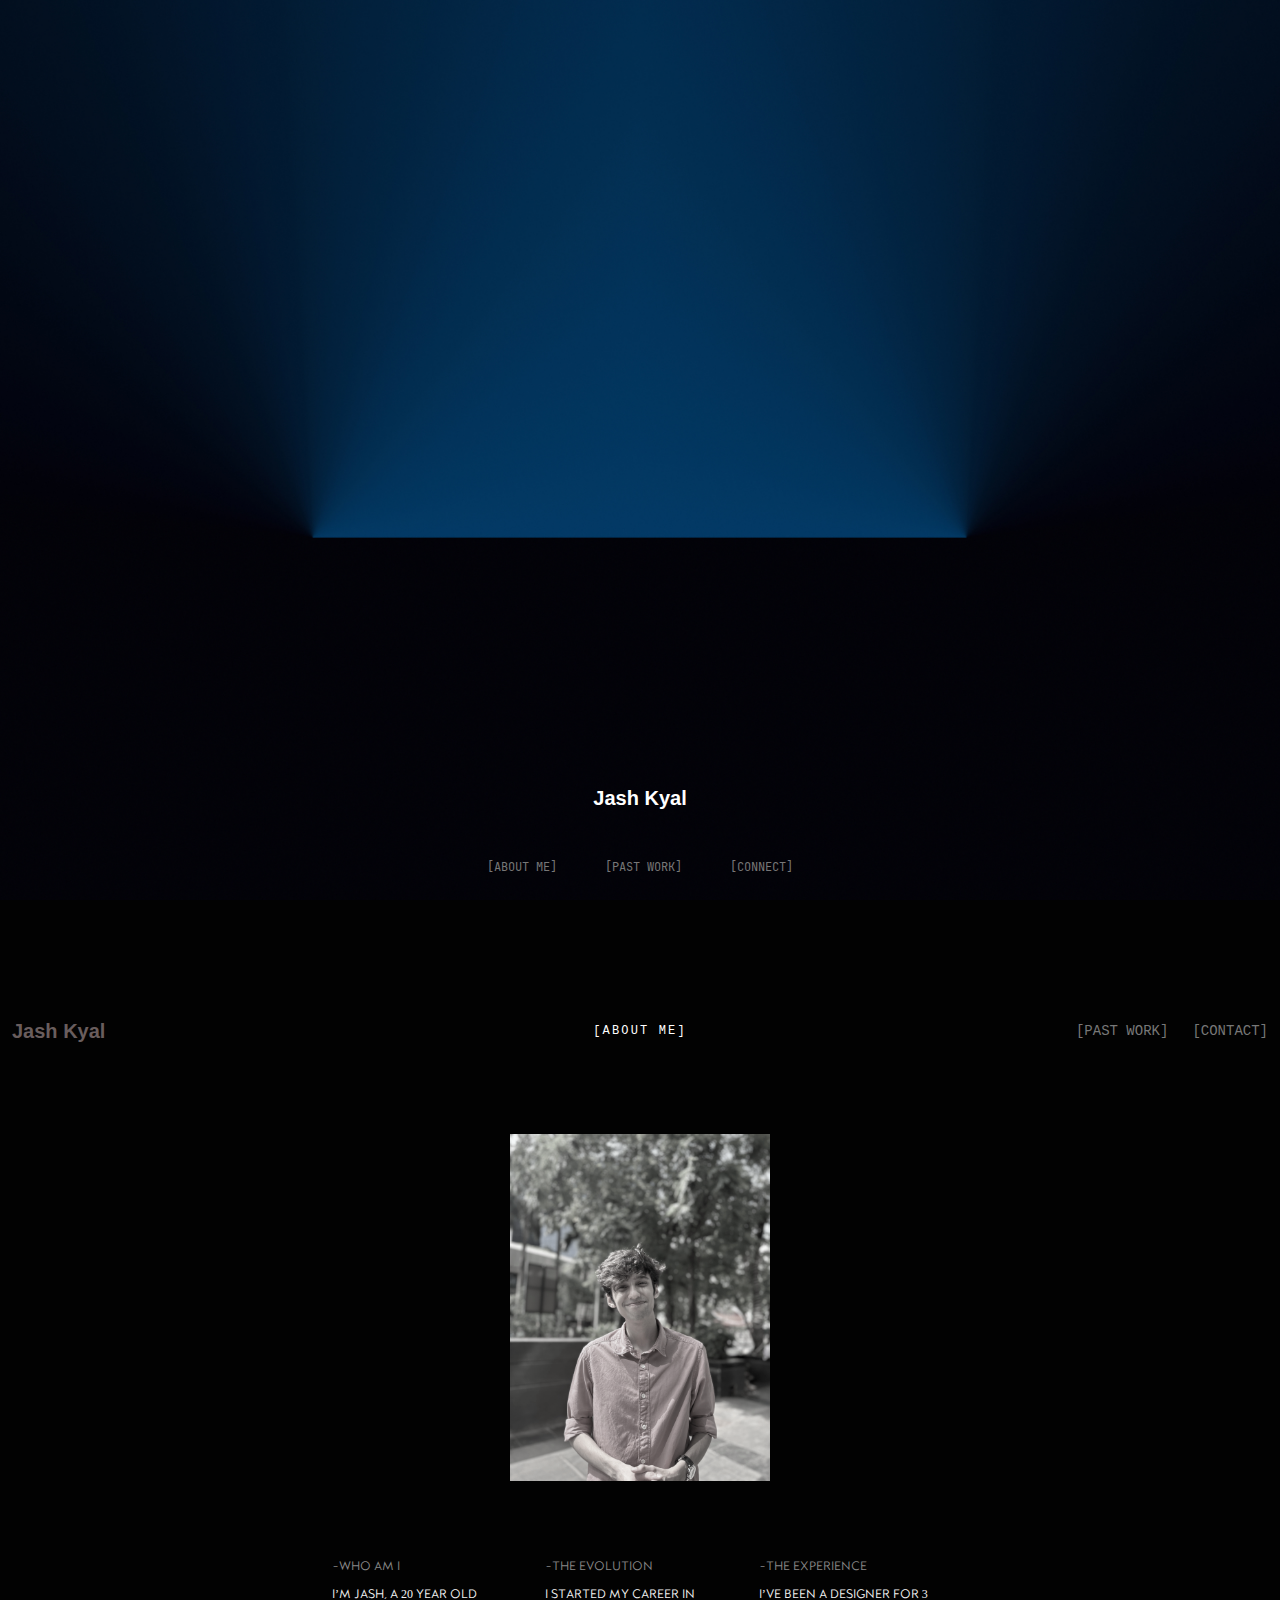
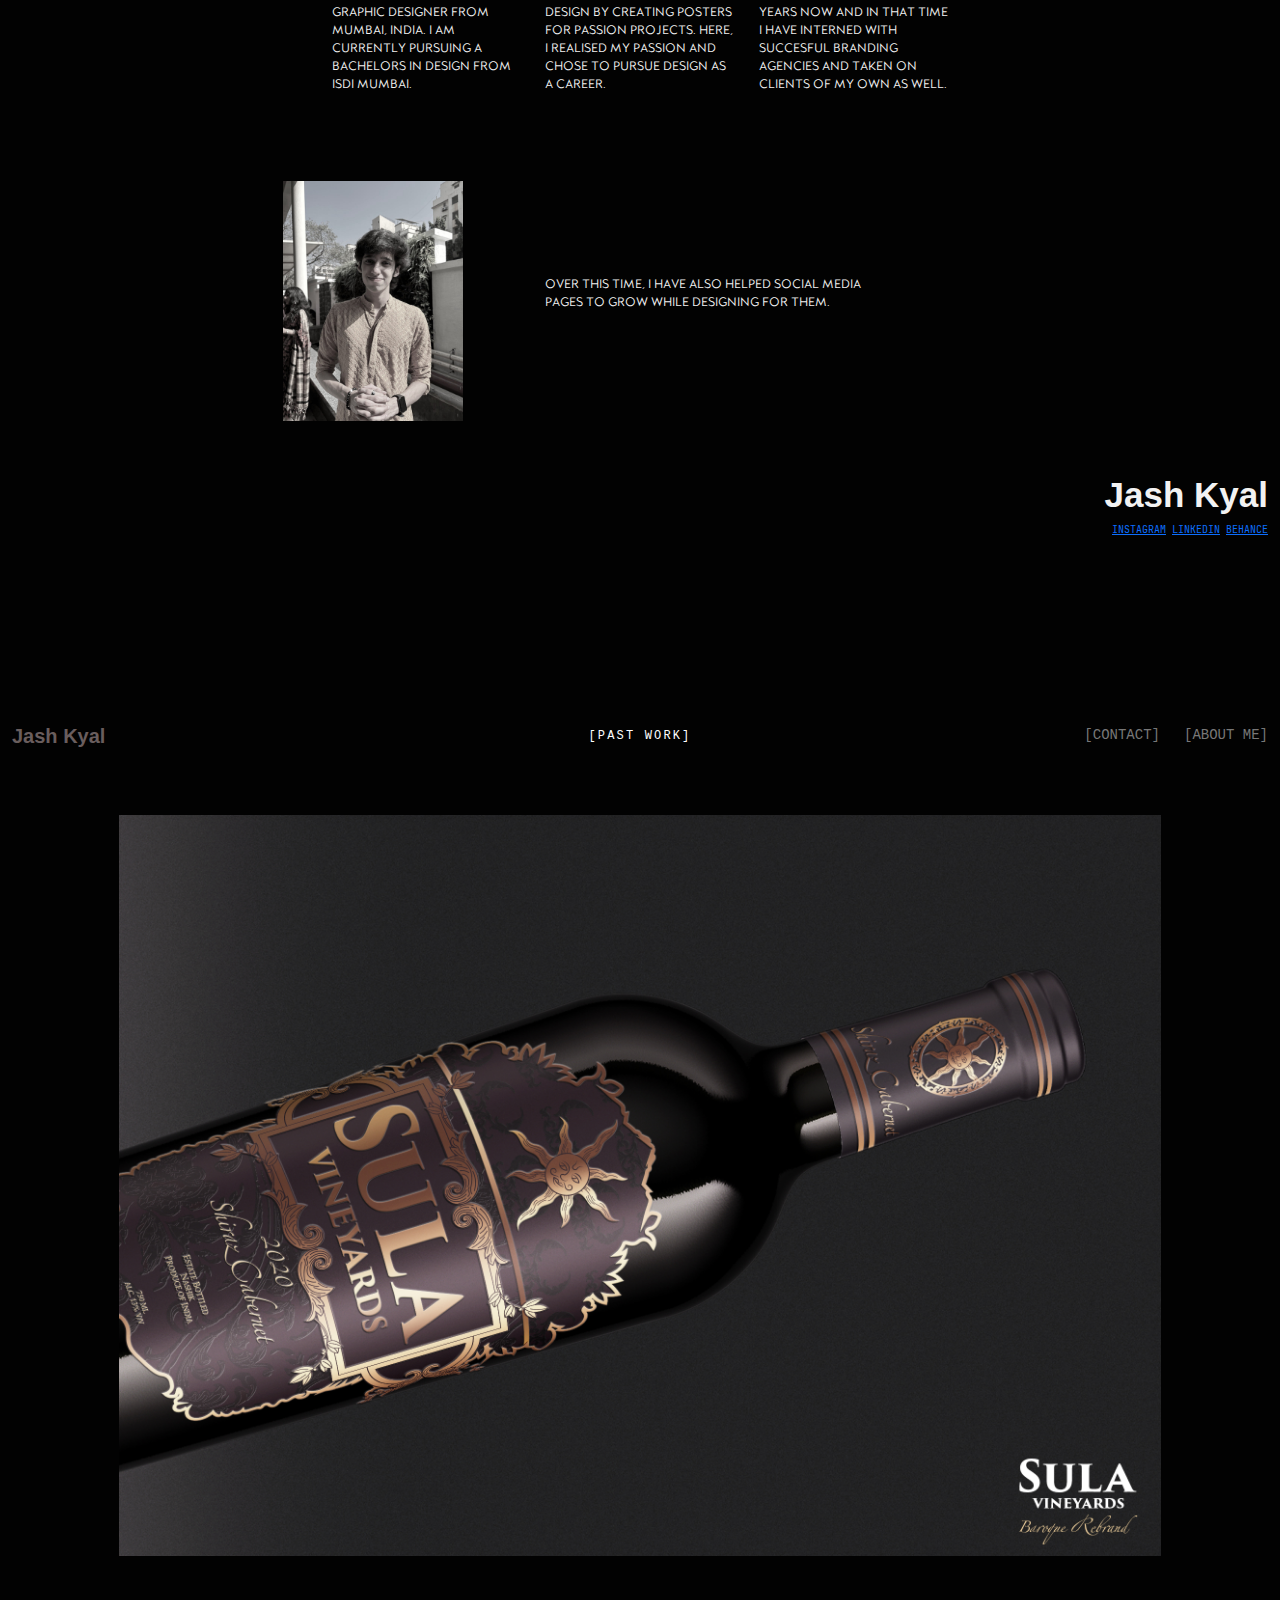
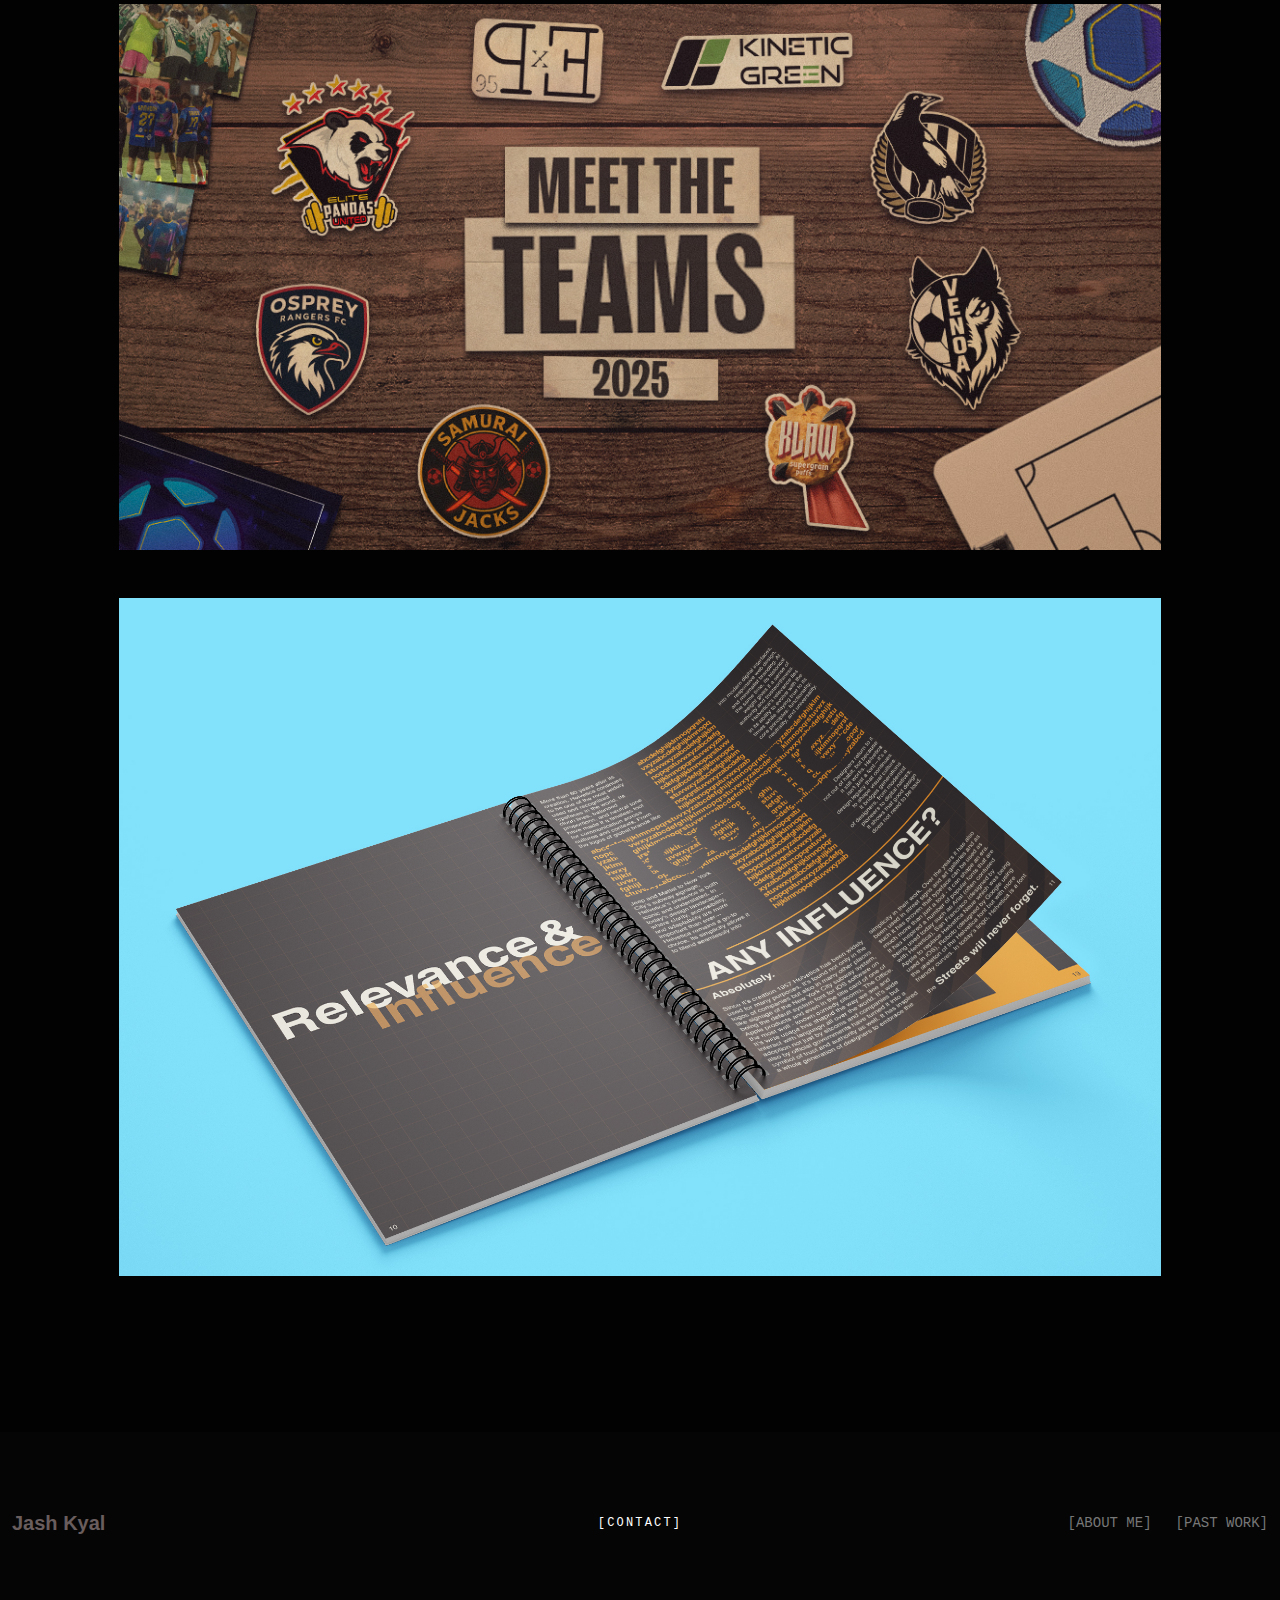
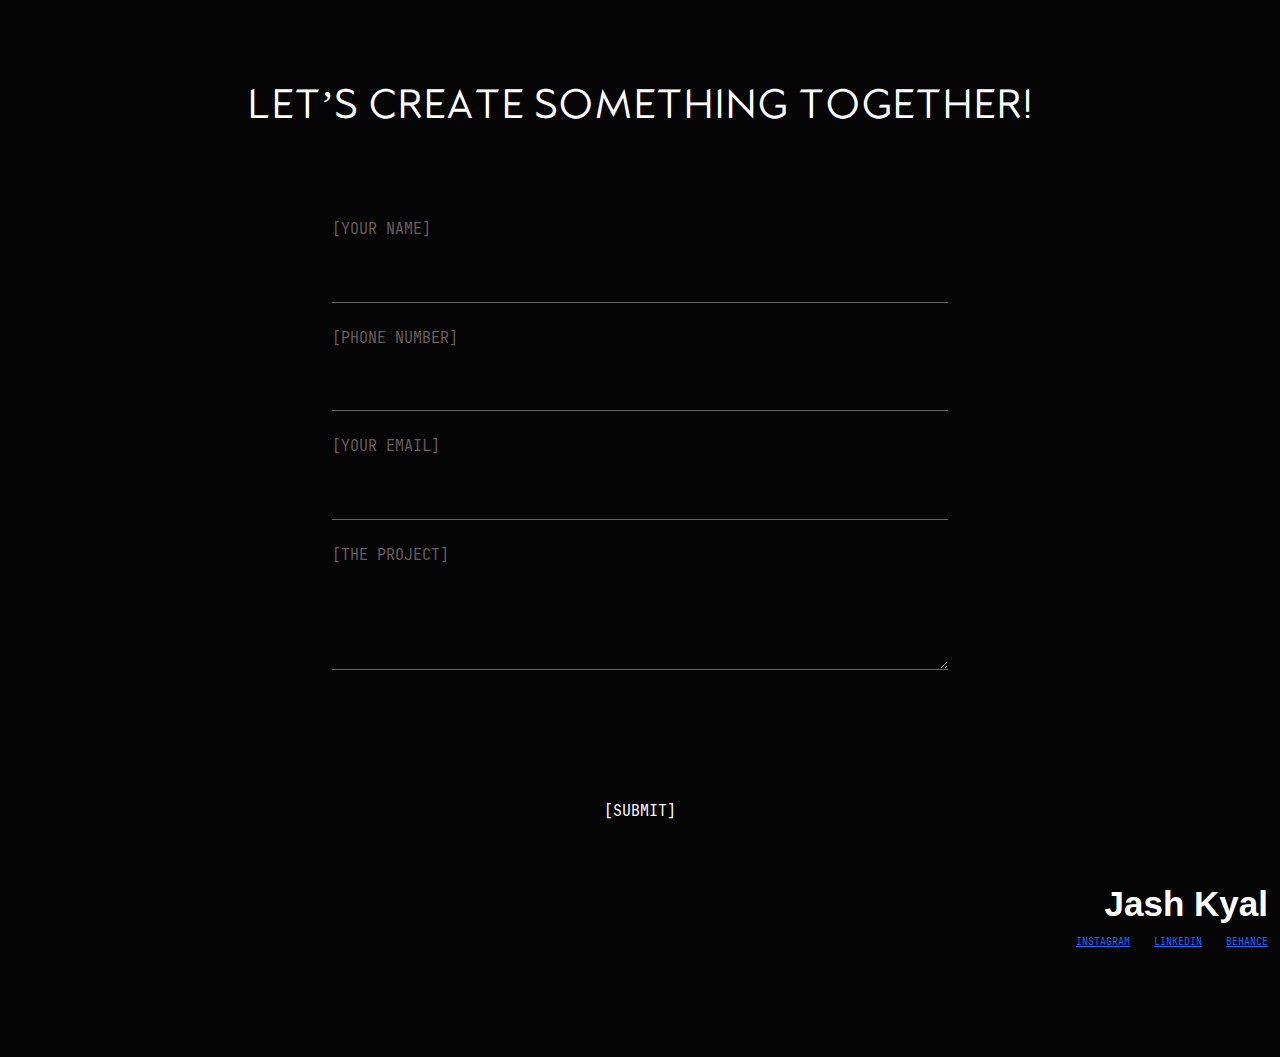
<file: index.html>
<!DOCTYPE html>
<html lang="en">
<head>
    <meta charset="UTF-8">
    <meta name="viewport" content="width=device-width, initial-scale=1.0">
    <title>Jash Kyal - Portfolio</title>

    <link href="https://cdn.jsdelivr.net/npm/bootstrap@5.3.2/dist/css/bootstrap.min.css" rel="stylesheet">

    <link rel="stylesheet" href="styles.css">
</head>
<body>
    <section id="hero" class="d-flex flex-column justify-content-end align-items-center text-center">
        <h1 class="hero-name mb-5">Jash Kyal</h1>
        <div class="hero-nav d-flex justify-content-end gap-5 mb-4">
            <a href="#aboutme" class="hero-link">[ABOUT ME]</a>
            <a href="#pastwork" class="hero-link">[PAST WORK]</a>
            <a href="#contact" class="hero-link">[CONNECT]</a>
        </div>
    </section>

    <section id="aboutme" class="aboutme-section">
        <div class="container-fluid py-3">
            <div class="d-flex justify-content-between align-items-center">
                    <a href="#hero" class="aboutme-bignav-link">Jash Kyal</a>
                <div class="small text-uppercase aboutme-nav-current nav-center">[ABOUT ME]</div>
                <div class="d-flex gap-4 small">
                    <a href="#pastwork" class="aboutme-nav-link">[PAST WORK]</a>
                    <a href="#contact" class="aboutme-nav-link">[CONTACT]</a>
                </div>
            </div>
        </div>

        <div class="container-fluid py-5">
            <div class="row justify-content-center mb-5 mt-4">
                <div class="col-md-4 col-lg-3 text-center">
                    <img src="img/jk-1.jpg" alt="" class="img-fluid aboutme-portrait">
                </div>
            </div>
            
            <div class="row justify-content-center text-center text-md-start mb-5 mt-5">
                <div class="col-md-3 col-lg-2 mb-4">
                    <h3 class="aboutme-label">-WHO AM I</h3>
                    <p class="aboutme-text">
                        I’M JASH, A 20 YEAR OLD GRAPHIC 
                        DESIGNER FROM MUMBAI, INDIA.
                        I AM CURRENTLY PURSUING A 
                        BACHELORS IN DESIGN FROM
                        ISDI MUMBAI.
                    </p>
                </div>

                <div class="col-md-3 col-lg-2 mb-4">
                    <h3 class="aboutme-label">-THE EVOLUTION</h3>
                    <p class="aboutme-text">
                        I STARTED MY CAREER IN 
                        DESIGN BY CREATING POSTERS 
                        FOR PASSION PROJECTS. HERE, 
                        I REALISED MY PASSION AND
                        CHOSE TO PURSUE DESIGN AS A 
                        CAREER.
                    </p>
                </div>

                <div class="col-md-3 col-lg-2 mb-4">
                    <h3 class="aboutme-label">-THE EXPERIENCE</h3>
                    <p class="aboutme-text">
                        I’VE BEEN A DESIGNER FOR 3 YEARS
                        NOW AND IN THAT TIME I HAVE
                        INTERNED WITH SUCCESFUL 
                        BRANDING AGENCIES AND TAKEN
                        ON CLIENTS OF MY OWN AS WELL.
                    </p>
                </div>
            </div>

        <div class="row justify-content-center align-items-center mb-5 mt-5">
            <div class="col-md-4 col-lg-3 text-center">
                <img src="img/jk-2.jpg" alt="" class="img-fluid aboutme-portrait2">
            </div>

            <div class="col-md-6 col-lg-5 ">
                <p class="aboutme-text">
                    OVER THIS TIME, I HAVE ALSO HELPED 
                    SOCIAL MEDIA PAGES TO GROW WHILE 
                    DESIGNING FOR THEM.
                </p>
            </div>
        </div>

        <div class="row">
            <div class="col-12 d-flex justify-content-end text-end">
                <div>
                    <div class="aboutme-name">Jash Kyal</div>
                    <div class="aboutme-socials">
                        <a href="https://www.instagram.com/jk675_designs?igsh=cDg0YjFsZHdodWpq">INSTAGRAM</a>
                        <a href="https://www.linkedin.com/in/jash-kyal-77745032b">LINKEDIN</a>
                        <a href="https://www.behance.net/jashkyal675">BEHANCE</a>
                    </div>
                </div>
            </div>
        </div>
        </div>
    </section>

    <section id="pastwork" class="pastwork-section">
        <div class="container-fluid py-3 position-relative">
            <div class="d-flex justify-content-between align-items-center">
                    <a href="#hero" class="aboutme-bignav-link">Jash Kyal</a>
                <div class="small text-uppercase aboutme-nav-current nav-center">[PAST WORK]</div>
                <div class="d-flex gap-4 small">
                    <a href="#contact" class="aboutme-nav-link">[CONTACT]</a>
                    <a href="#aboutme" class="aboutme-nav-link">[ABOUT ME]</a>
                </div>
            </div>
        </div>

        <div class="container-fluid py-5">
            <div class="row justify-content-center mb-5">
                <div class="col-12 col-lg-10">
                    <a href="sula.html" class="pastwork-link d-block">
                       <img src="img/sula-cover.jpg" alt="" class="img-fluid pastwork-image">
                          <div class="pastwork-image pastwork-sula"></div>
                    </a>
                </div>
            </div>

            <div class="row justify-content-center mb-5">
                <div class="col-12 col-lg-10">
                    <a href="tgif.html" class="pastwork-link d-block">
                         <img src="img/tgif-cover.jpg" alt="" class="img-fluid pastwork-image">
                         <div class="pastwork-image pastwork-tgif"></div>
                    </a>
                </div>
            </div>

            <div class="row justify-content-center mb-5">
                <div class="col-12 col-lg-10">
                    <a href="helvetica.html" class="pastwork-link d-block">
                         <img src="img/helvetica-cover.jpg" alt="" class="img-fluid pastwork-image">
                         <div class="pastwork-image pastwork-helvetica"></div>
                    </a>
                </div>
            </div>
        </div>
    </section>

    <section id="contact" class="contact-section">
        <div class="container-fluid py-3">
            <div class="d-flex justify-content-between align-items-center">
                    <a href="#hero" class="aboutme-bignav-link">Jash Kyal</a>
                <div class="small text-uppercase aboutme-nav-current nav-center">[CONTACT]</div>
                <div class="d-flex gap-4 small">
                    <a href="#aboutme" class="aboutme-nav-link">[ABOUT ME]</a>
                    <a href="#pastwork" class="aboutme-nav-link">[PAST WORK]</a>
                </div>
            </div>
        </div>

    <div class="container-fluid py-5">

        <div class="row justify-content-center mb-5">
            <div class="col-12 col-lg-8 text-center">
                <h2 class="contact-heading">LET’S CREATE SOMETHING TOGETHER!</h2>
            </div>
        </div>

        <div class="row justify-content-center mb-5">
            <div class="col-12 col-lg-6">
                <form action="thankyou.html" method="get">

                    <div class="mb-4">
                        <label class="contact-label">[YOUR NAME]</label>
                        <input type="text" name="name" class="form-control contact-input">
                    </div>

                    <div class="mb-4">
                        <label class="contact-label">[PHONE NUMBER]</label>
                        <input type="text" name="phone" class="form-control contact-input">
                    </div>

                    <div class="mb-4">
                        <label class="contact-label">[YOUR EMAIL]</label>
                        <input type="email" name="email" class="form-control contact-input">
                    </div>

                    <div class="mb-5">
                        <label class="contact-label">[THE PROJECT]</label>
                        <textarea name="project" rows="3" class="form-control contact-input"></textarea>
                    </div>

                    <div class="text-center">
                        <a href="ThankYou.html" class="btn contact-submit">[SUBMIT]</a>
                    </div>
                </form>
            </div>
        </div>

        <div class="row">
            <div class="col-12 d-flex justify-content-end text-end">
                <div>
                    <div class="aboutme-name mb-1">Jash Kyal</div>
                    <div class="aboutme-socials small">
                        <a href="https://www.instagram.com/yourusername" target="_blank" class="social-link">INSTAGRAM</a>
                        <span>&nbsp;&nbsp;</span>
                        <a href="https://www.linkedin.com/in/yourusername" target="_blank" class="social-link">LINKEDIN</a>
                        <span>&nbsp;&nbsp;</span>
                        <a href="https://www.behance.net/yourusername" target="_blank" class="social-link">BEHANCE</a>
                    </div>
                </div>
            </div>
        </div>

    </div>
</section>


<script src="https://cdn.jsdelivr.net/npm/bootstrap@5.3.2/dist/js/bootstrap.bundle.min.js"></script>
</body>
</html>
</file>
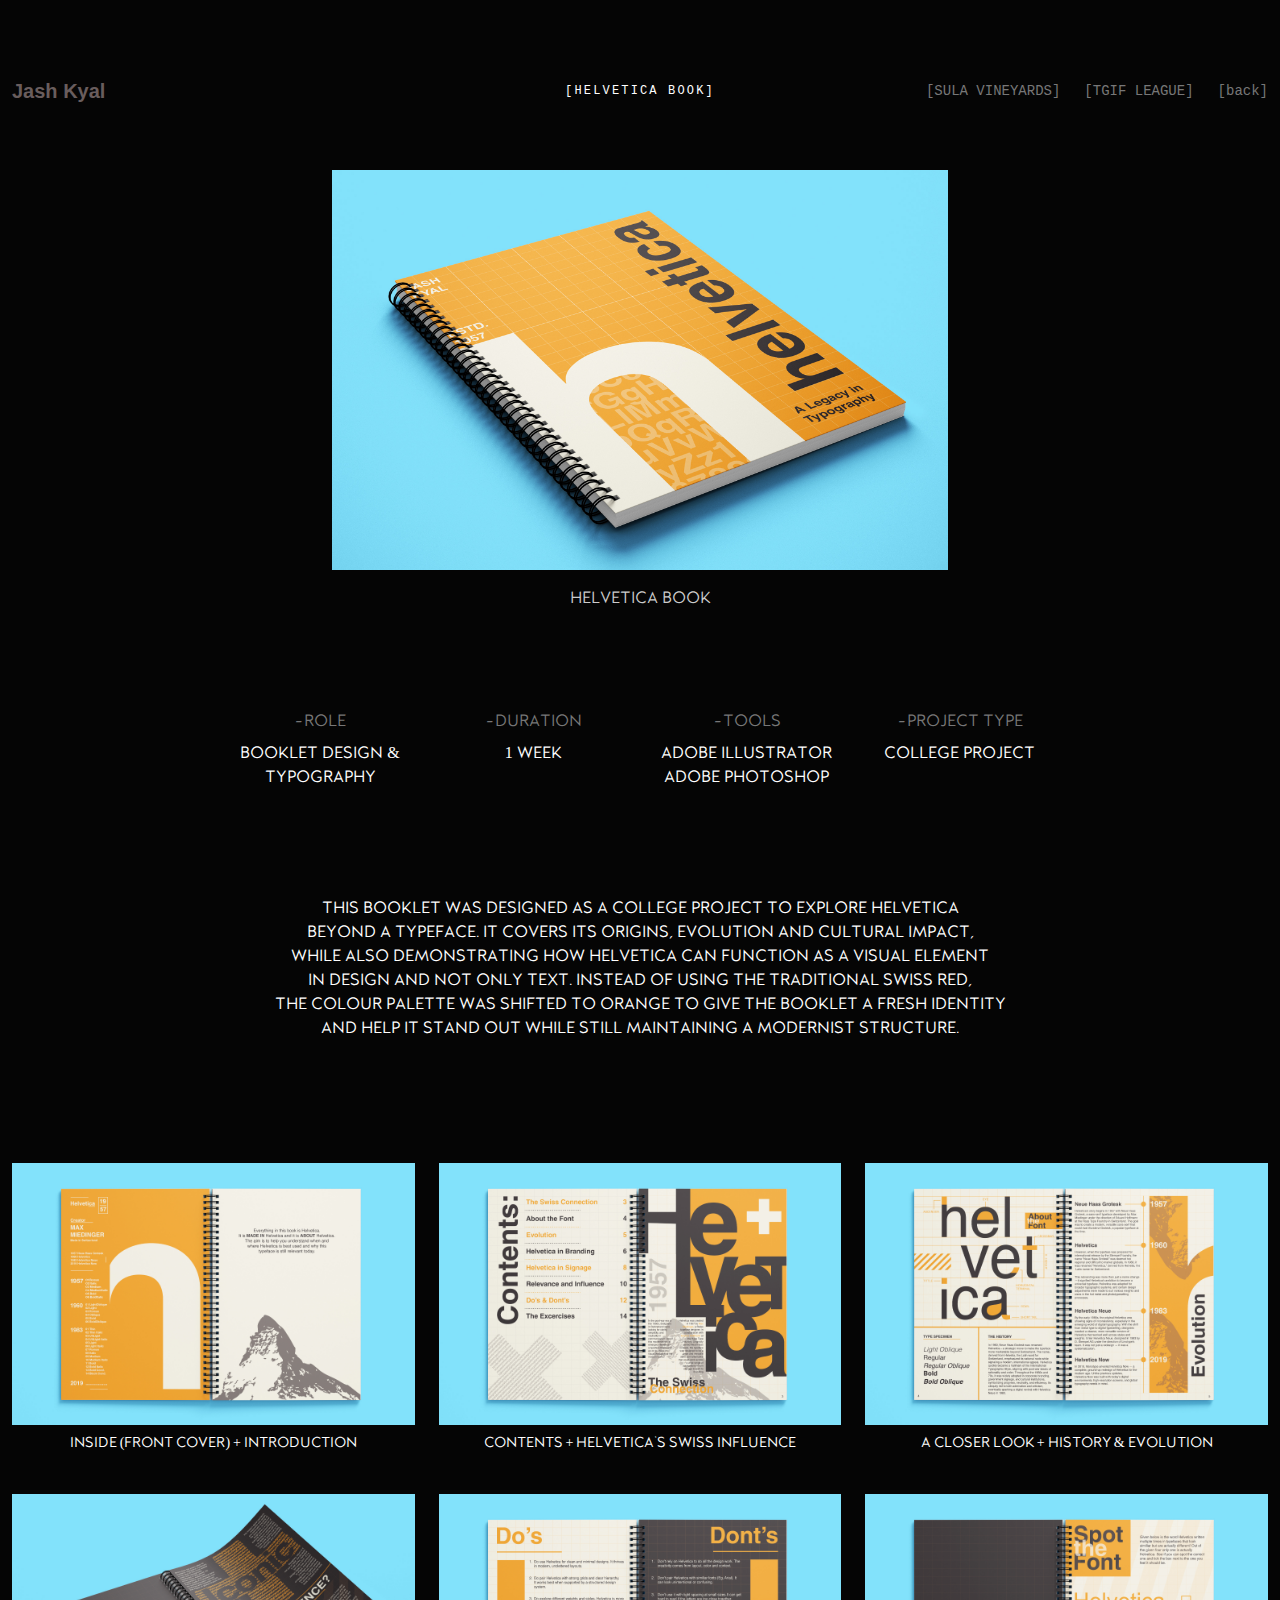
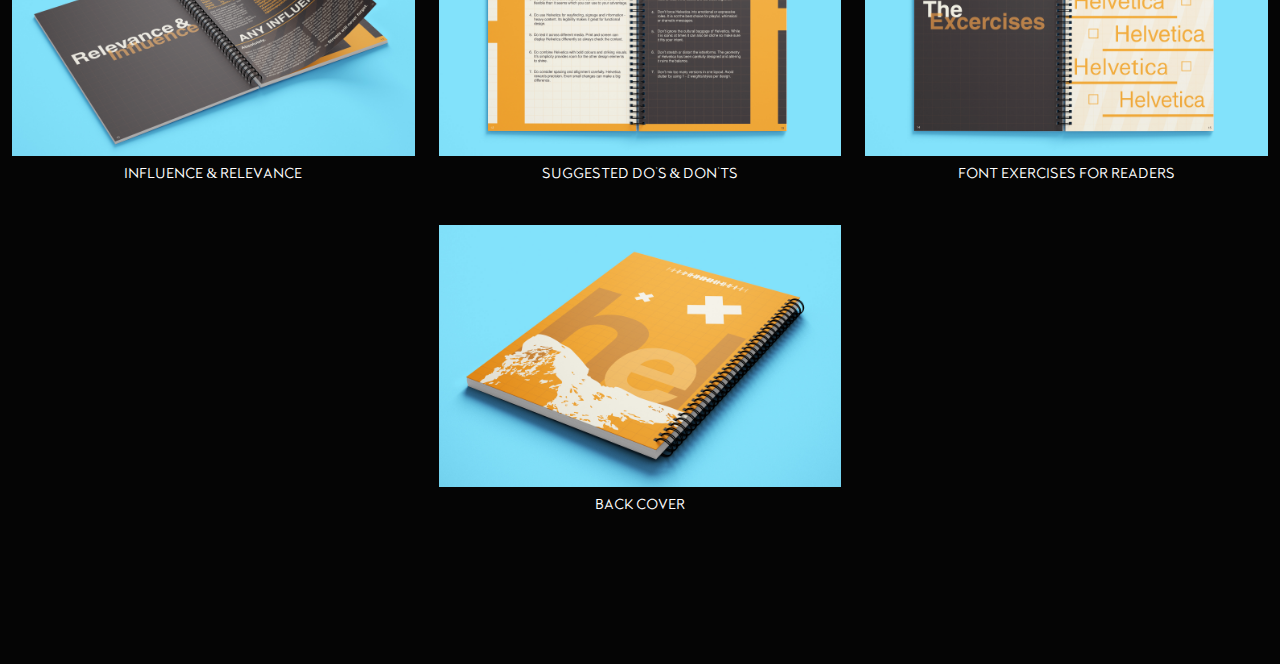
<file: helvetica.html>
<!DOCTYPE html>
<html lang="en">
<head>
    <meta charset="UTF-8">
    <meta name="viewport" content="width=device-width, initial-scale=1.0">
    <title>Helvetica Book</title>

    <link href="https://cdn.jsdelivr.net/npm/bootstrap@5.3.2/dist/css/bootstrap.min.css" rel="stylesheet">

    <link rel="stylesheet" href="styles.css">
</head>
    <body>
        <section id="sula-vineyards" class="project-section">
            <div class="container-fluid py-3 position-relative">
                    <div class="d-flex justify-content-between align-items-center">
                            <a href="index.html" class="aboutme-bignav-link">Jash Kyal</a>
                        <div class="small text-uppercase aboutme-nav-current nav-center">[HELVETICA BOOK]</div>
                        <div class="d-flex gap-4 small">
                            <a href="sula.html" class="aboutme-nav-link">[SULA VINEYARDS]</a>
                            <a href="tgif.html" class="aboutme-nav-link">[TGIF LEAGUE]</a>
                            <a href="index.html#pastwork" class="aboutme-nav-link">[back]</a>
                        </div>
                    </div>
                </div>

            <div class="container-fluid py-5">
                <div class="row justify-content-center mb-4">
                    <div class="col-12 col-md-6 text-center">
                        <img src="img/book-front.jpg" alt="Helvetica Book" class="img-fluid project-cover">
                        <p class="project-title mt-3">HELVETICA BOOK</p>
                    </div>
                </div>

                <div class="container-narrow">

                    <div class="row justify-content-center text-center mb-3">
                        <div class="col-6 col-md-2 mb-3">
                            <div class="project-details-label">-ROLE</div>
                            <div class="project-details-value">BOOKLET DESIGN & TYPOGRAPHY</div>
                        </div>
                        <div class="col-6 col-md-2 mb-3">
                            <div class="project-details-label">-DURATION</div>
                            <div class="project-details-value">1 WEEK</div>
                        </div>
                        <div class="col-6 col-md-2 mb-3">
                            <div class="project-details-label">-TOOLS</div>
                            <div class="project-details-value">
                                ADOBE ILLUSTRATOR<br>ADOBE PHOTOSHOP
                            </div>
                        </div>
                        <div class="col-6 col-md-2 mb-3">
                            <div class="project-details-label">-PROJECT TYPE</div>
                            <div class="project-details-value">COLLEGE PROJECT</div>
                        </div>
                    </div>

                    <div class="row justify-content-center mb-5">
                        <div class="col-12">
                            <p class="project-description text-center">
                                THIS BOOKLET WAS DESIGNED AS A COLLEGE PROJECT TO EXPLORE HELVETICA<br>
                                BEYOND A TYPEFACE. IT COVERS ITS ORIGINS, EVOLUTION AND CULTURAL IMPACT,<br>
                                WHILE ALSO DEMONSTRATING HOW HELVETICA CAN FUNCTION AS A VISUAL ELEMENT<br>
                                IN DESIGN AND NOT ONLY TEXT. INSTEAD OF USING THE TRADITIONAL SWISS RED,<br>
                                THE COLOUR PALETTE WAS SHIFTED TO ORANGE TO GIVE THE BOOKLET A FRESH IDENTITY<br>
                                AND HELP IT STAND OUT WHILE STILL MAINTAINING A MODERNIST STRUCTURE.
                            </p>
                        </div>
                    </div>
                </div>

                <div class="row justify-content-center">

                    <div class="col-12 col-md-4 mb-4">
                        <img src="img/table-of-contents.jpg" class="img-fluid project-hero-image">
                        <p class="text-center caption">INSIDE (FRONT COVER) + INTRODUCTION</p>
                    </div>

                    <div class="col-12 col-md-4 mb-4">
                        <img src="img/swiss.jpg" class="img-fluid project-hero-image">
                        <p class="text-center caption">CONTENTS + HELVETICA'S SWISS INFLUENCE</p>
                    </div>

                    <div class="col-12 col-md-4 mb-4">
                        <img src="img/evolution.jpg" class="img-fluid project-hero-image">
                        <p class="text-center caption">A CLOSER LOOK + HISTORY & EVOLUTION</p>
                    </div>

                    <div class="col-12 col-md-4 mb-4">
                        <img src="img/helvetica-cover.jpg" class="img-fluid project-hero-image">
                        <p class="text-center caption">INFLUENCE & RELEVANCE</p>
                    </div>

                    <div class="col-12 col-md-4 mb-4">
                        <img src="img/do-dont.jpg" class="img-fluid project-hero-image">
                        <p class="text-center caption">SUGGESTED DO'S & DON'TS</p>
                    </div>

                    <div class="col-12 col-md-4 mb-4">
                        <img src="img/test.jpg" class="img-fluid project-hero-image">
                        <p class="text-center caption">FONT EXERCISES FOR READERS</p>
                    </div>

                    <div class="col-12 col-md-4 mb-4">
                        <img src="img/back-cover.jpg" class="img-fluid project-hero-image">
                        <p class="text-center caption">BACK COVER</p>
                    </div>

                </div>
            </div>
        </section> 
        <script src="https://cdn.jsdelivr.net/npm/bootstrap@5.3.2/dist/js/bootstrap.bundle.min.js"></script>   
    </body>
</html>
</file>
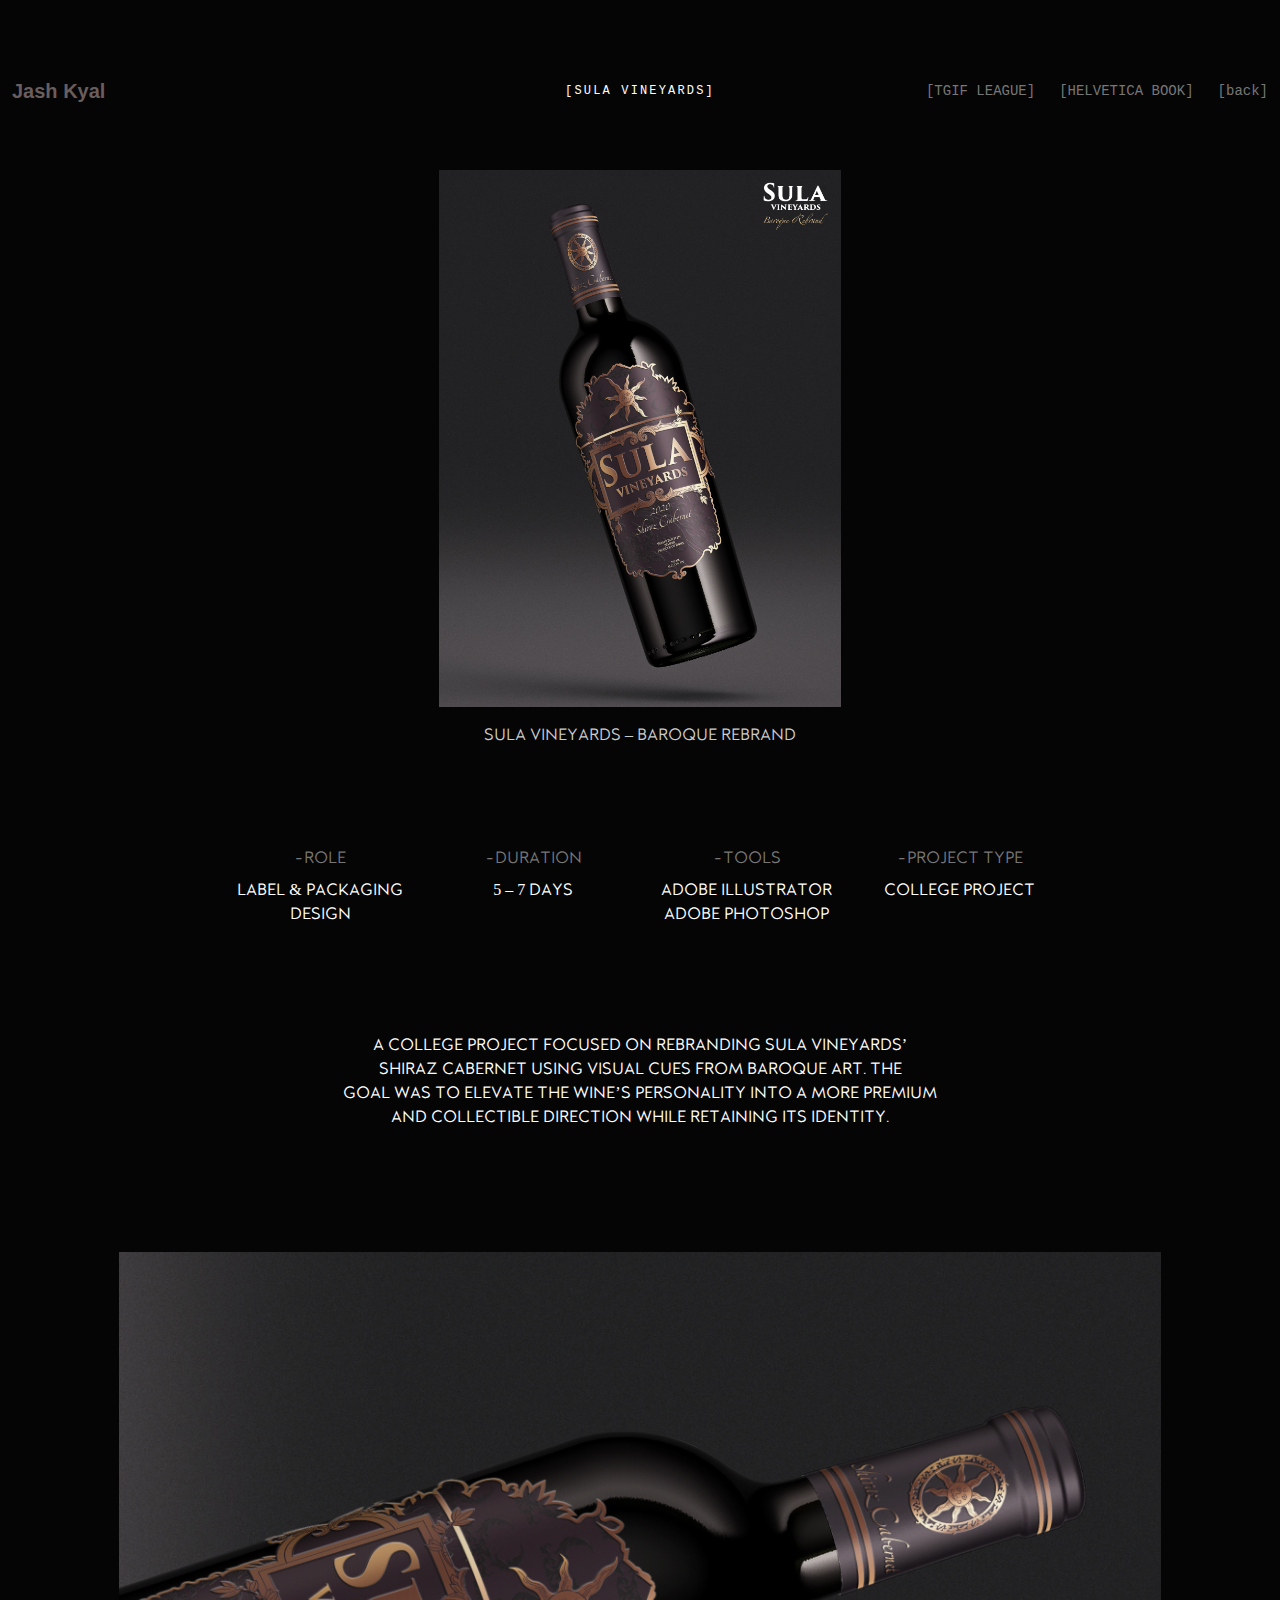
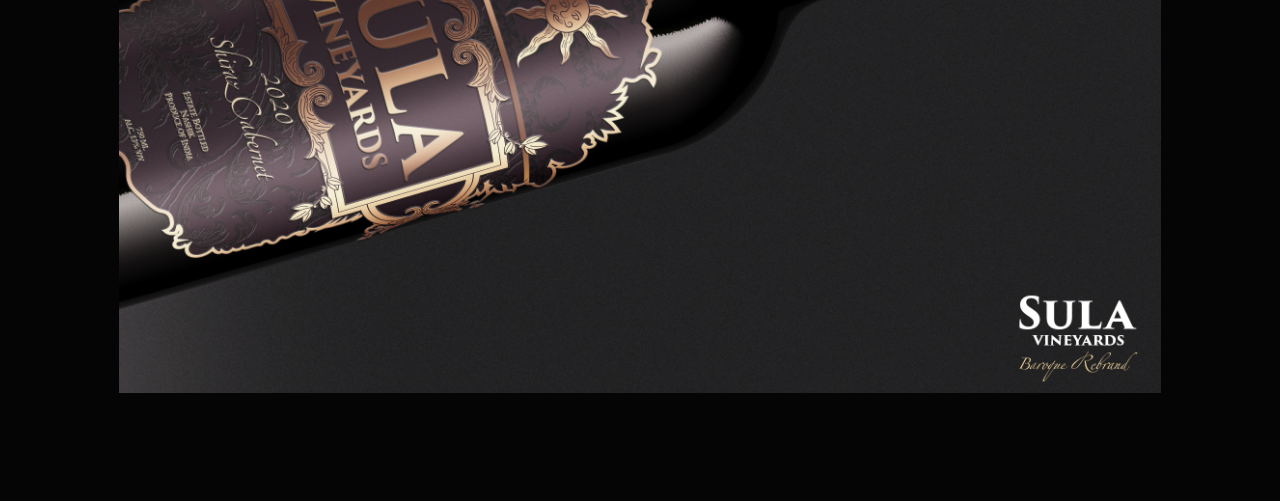
<file: sula.html>
<!DOCTYPE html>
<html lang="en">
<head>
    <meta charset="UTF-8">
    <meta name="viewport" content="width=device-width, initial-scale=1.0">
    <title>Sula Vineyards</title>

    <link href="https://cdn.jsdelivr.net/npm/bootstrap@5.3.2/dist/css/bootstrap.min.css" rel="stylesheet">

    <link rel="stylesheet" href="styles.css">
</head>
    <body>
        <section id="sula-vineyards" class="project-section">
            <div class="container-fluid py-3 position-relative">
                    <div class="d-flex justify-content-between align-items-center">
                            <a href="index.html" class="aboutme-bignav-link">Jash Kyal</a>
                        <div class="small text-uppercase aboutme-nav-current nav-center">[SULA VINEYARDS]</div>
                        <div class="d-flex gap-4 small">
                            <a href="tgif.html" class="aboutme-nav-link">[TGIF LEAGUE]</a>
                            <a href="helvetica.html" class="aboutme-nav-link">[HELVETICA BOOK]</a>
                            <a href="index.html#pastwork" class="aboutme-nav-link">[back]</a>
                        </div>
                    </div>
                </div>

            <div class="container-fluid py-5">
                <div class="row justify-content-center mb-4">
                    <div class="col-12 col-md-4 text-center">
                        <img src="img/sula-1.jpg" alt="" class="img-fluid project-cover">
                        <p class="project-title mt-3">
                            SULA VINEYARDS – BAROQUE REBRAND
                        </p>
                    </div>
                </div>

                <div class="container-narrow">

                    <div class="row justify-content-center text-center mb-3">
                        <div class="col-6 col-md-2 mb-3">
                            <div class="project-details-label">-ROLE</div>
                            <div class="project-details-value">LABEL &amp; PACKAGING DESIGN</div>
                        </div>
                        <div class="col-6 col-md-2 mb-3">
                            <div class="project-details-label">-DURATION</div>
                            <div class="project-details-value">5 – 7 DAYS</div>
                        </div>
                        <div class="col-6 col-md-2 mb-3">
                            <div class="project-details-label">-TOOLS</div>
                            <div class="project-details-value">
                                ADOBE ILLUSTRATOR<br>ADOBE PHOTOSHOP
                            </div>
                        </div>
                        <div class="col-6 col-md-2 mb-3">
                            <div class="project-details-label">-PROJECT TYPE</div>
                            <div class="project-details-value">COLLEGE PROJECT</div>
                        </div>
                    </div>

                    <div class="row justify-content-center mb-5">
                        <div class="col-12">
                            <p class="project-description text-center">
                                A COLLEGE PROJECT FOCUSED ON REBRANDING SULA VINEYARDS’<br>
                                SHIRAZ CABERNET USING VISUAL CUES FROM BAROQUE ART. THE<br>   
                                GOAL WAS TO ELEVATE THE WINE’S PERSONALITY INTO A MORE PREMIUM<br>
                                AND COLLECTIBLE DIRECTION WHILE RETAINING ITS IDENTITY.<br>
                            </p>
                        </div>
                    </div>

                </div>

                <div class="row justify-content-center">
                    <div class="col-12 col-lg-10">
                        <img src="img/sula-cover.jpg" alt="" class="img-fluid project-hero-image">
                    </div>
                </div>

            </div>
        </section>
        <script src="https://cdn.jsdelivr.net/npm/bootstrap@5.3.2/dist/js/bootstrap.bundle.min.js"></script>
    </body>
</html>
</file>
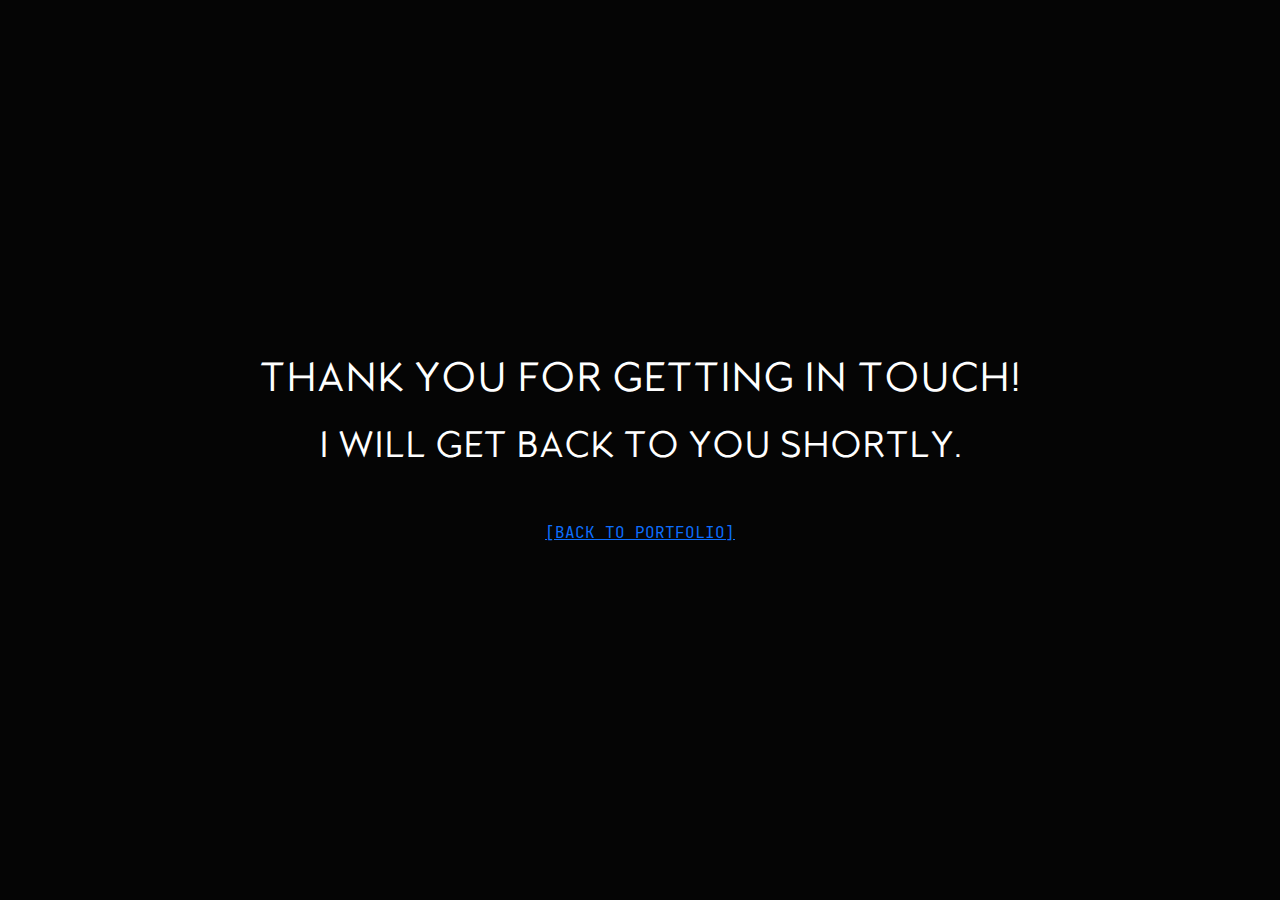
<file: thankyou.html>
<!DOCTYPE html>
<html lang="en">
<head>
    <meta charset="UTF-8">
    <meta name="viewport" content="width=device-width, initial-scale=1.0">
    <title>Thankyou</title>

    <link href="https://cdn.jsdelivr.net/npm/bootstrap@5.3.2/dist/css/bootstrap.min.css" rel="stylesheet">

    <link rel="stylesheet" href="styles.css">
</head>
    <body class="bg-black text-white">
          <section class="thankyou-section d-flex flex-column justify-content-center align-items-center text-center">
                <div class="container">
                    <h1 class="thankyou-heading mb-3">
                        THANK YOU FOR GETTING IN TOUCH!
                    </h1>
                    <p class="thankyou-subtitle mb-5">
                        I WILL GET BACK TO YOU SHORTLY.
                    </p>

                    <a href="index.html" class="about-nav-link">
                        [BACK TO PORTFOLIO]
                    </a>
                </div>
        </section>
        <script src="https://cdn.jsdelivr.net/npm/bootstrap@5.3.2/dist/js/bootstrap.bundle.min.js"></script>
    </body>
</html>
</file>
<file: styles.css>
@font-face {
    font-family: JetBrains Mono;
    src: url('fonts/JetBrainsMono-Regular.ttf') format('truetype');
    font-weight: 400;
    font-style: normal;
}

@font-face {
    font-family: Kano;
    src: url('fonts/Kano.otf') format('opentype');
    font-weight: 100;
    font-style: normal;
}

body {
    background-color: #020308;
    color: #ffffff;
    font-family: 'JetBrains Mono', monospace;
    margin: 0;
}

#hero {
    min-height: 100vh;
    width: 100%;
    background-image: url('img/desktop.jpg');
    background-size: cover;
    background-position: center top;
    background-repeat: no-repeat;
    position: relative;
}

.hero-name {
    color: #FFF;
    font-family: Arial, Helvetica, sans-serif;
    font-size: 20px;
    font-style: normal;
    font-weight: 700;
}

.hero-nav {
    font-size: 12px;
}

.hero-link {
    text-decoration: none;
    font-size: 12px;
    color: #777777;
    transition: color 0.3s ease, text-shadow 0.3s ease;
}

.hero-link:hover {
    color: #ffffff;
    text-shadow: 0 0 10px rgba(255, 255, 255, 0.7);
}

.aboutme-section {
    padding-top: 100px;
    padding-bottom: 100px;
    background-color: #020202;
    color: #f2f2f2;
    padding-bottom: 60px;
}

.aboutme-bignav-link {
    text-decoration: none;
    font-family: Arial, Helvetica, sans-serif;
    font-size: 20px;
    font-weight: 700;
    color: #695D5D;
    transition: 0.3s;
}

.aboutme-bignav-link:hover {
    color: #ffffff;
    text-shadow: 0 0 10px rgba(255, 255, 255, 0.7);
}

.nav-center {
    position: absolute;
    left: 50%;
    transform: translateX(-50%);
}

.aboutme-nav-current {
    font-family: 'fonts/JetBrains Mono', monospace;
    font-size: 12px;
    letter-spacing: 0.18em;
    color: #ffffff;
    transition: 0.3s;
}

.aboutme-nav-current:hover {
    color: #ffffff;
    text-shadow: 0 0 10px rgba(255, 255, 255, 0.7);
}

.aboutme-nav-link {
    font-family: 'fonts/JetBrains Mono', monospace;
    text-decoration: none;
    color: #777777;
    transition: color 0.3s ease;
}

.aboutme-nav-link:hover {
    color: #ffffff;
    text-shadow: 0 0 10px rgba(255, 255, 255, 0.7);
}

.aboutme-portrait {
    max-width: 260px;
    filter: grayscale(40%);
    margin-bottom: 30px;
}

.aboutme-portrait2 {
    max-width: 180px;
    max-height: 270px;
}

.aboutme-label {
    font-family: Kano;
    font-size: 12px;
    color: #888888;
    margin-bottom: 12px;
}

.aboutme-text {
    font-family: Kano;
    font-size: 12px;
    max-width: 350px;
}

.aboutme-name {
    font-family: Arial, Helvetica, sans-serif;
    font-size: 35px;
    font-weight: 600;
}

.aboutme-socials {
    text-decoration: none;
    color: #aaaaaa;
    font-size: 10px;
}

.aboutme-socials-link {
    text-decoration: none;
    color: #695D5D;
    transition: color 0.3s ease, text-shadow 0.3s ease;
}

.aboutme-socials-link:hover {
    color: #ffffff;
    text-shadow: 0 0 8px rgba(255,255,255,0.6);
}

.pastwork-section {
    background-color: #020202;
    padding-top: 60px;
    padding-bottom: 60px;
}

.pastwork-image {
    display: block;
    width: 100%;
    height: auto;
}

.pastwork-link {
    transition: transform 0.3s ease, box-shadow 0.3s ease;
}

.pastwork-link:hover {
    transform: translateY(-4px);
    box-shadow: 0 12px 30px rgba(255, 255, 255, 0.146);
}


.project-section {
    font-family: Kano;
    background-color: #050505;
    padding-top: 60px;
    padding-bottom: 60px;
}

.project-nav-current {
    color: #bbbbbb;
}

.project-cover {
    max-width: 100%;
}

.project-title {
    font-size: 16px;
    margin-bottom: 75px;
    color: #cccccc;
}

.project-details-label {
    font-size: 16px;
    color: #777777;
    margin-bottom: 8px;
}

.project-details-value {
    font-size: 16px;
    margin-bottom: 75px;
}

.project-description {
    font-size: 16px;
    margin-bottom: 75px;
}

.project-hero-image {
    display: block;
    width: 100%;
    height: auto;
}

.caption {
    font-family: Kano;
    font-size: 14px;
    color: #FFF;
    margin-top: 8px;
}

.contact-section {
    background-color: #050505;
    padding-top: 60px;
    padding-bottom: 60px;
}

.contact-nav-current {
    color: #bbbbbb;
}

.contact-heading {
    font-family: Kano;
    font-size: 40px;
    margin-top: 80px;
    margin-bottom: 40px;
}

.contact-label {
    color: #695D5D;
    display: block;
    font-size: 15px;
    margin-bottom: 30px;
}

.contact-input {
    background: transparent;
    border: none;
    border-bottom: 1px solid #666;
    border-radius: 0;
    color: #ffffff;
    padding-left: 0;
    padding-right: 0;
    padding-top: 5px;
    padding-bottom: 5px;
    font-size: 14px;
}

.contact-input:focus {
    background: transparent;
    box-shadow: none;
    border-bottom-color: #ffffff;
}

.contact-submit {
    color: #ffffff;
    font-size: 15px;
    transition: all 0.3s ease;
    margin-top: 75px;
}

.contact-submit:hover {
    color: #ffffff;
    text-shadow: 0 0 10px rgba(255, 255, 255, 0.7);
}

.thankyou-section {
    min-height: 100vh;
    background-color: #050505;
}

.thankyou-heading {
    font-family: Kano;
    color: #FFF;
    font-size: 40px;
}

.thankyou-subtitle {
    font-family: Kano;
    color: #FFF;
    font-size: 36px;
}

html {
    scroll-behavior: smooth;
}
</file>
